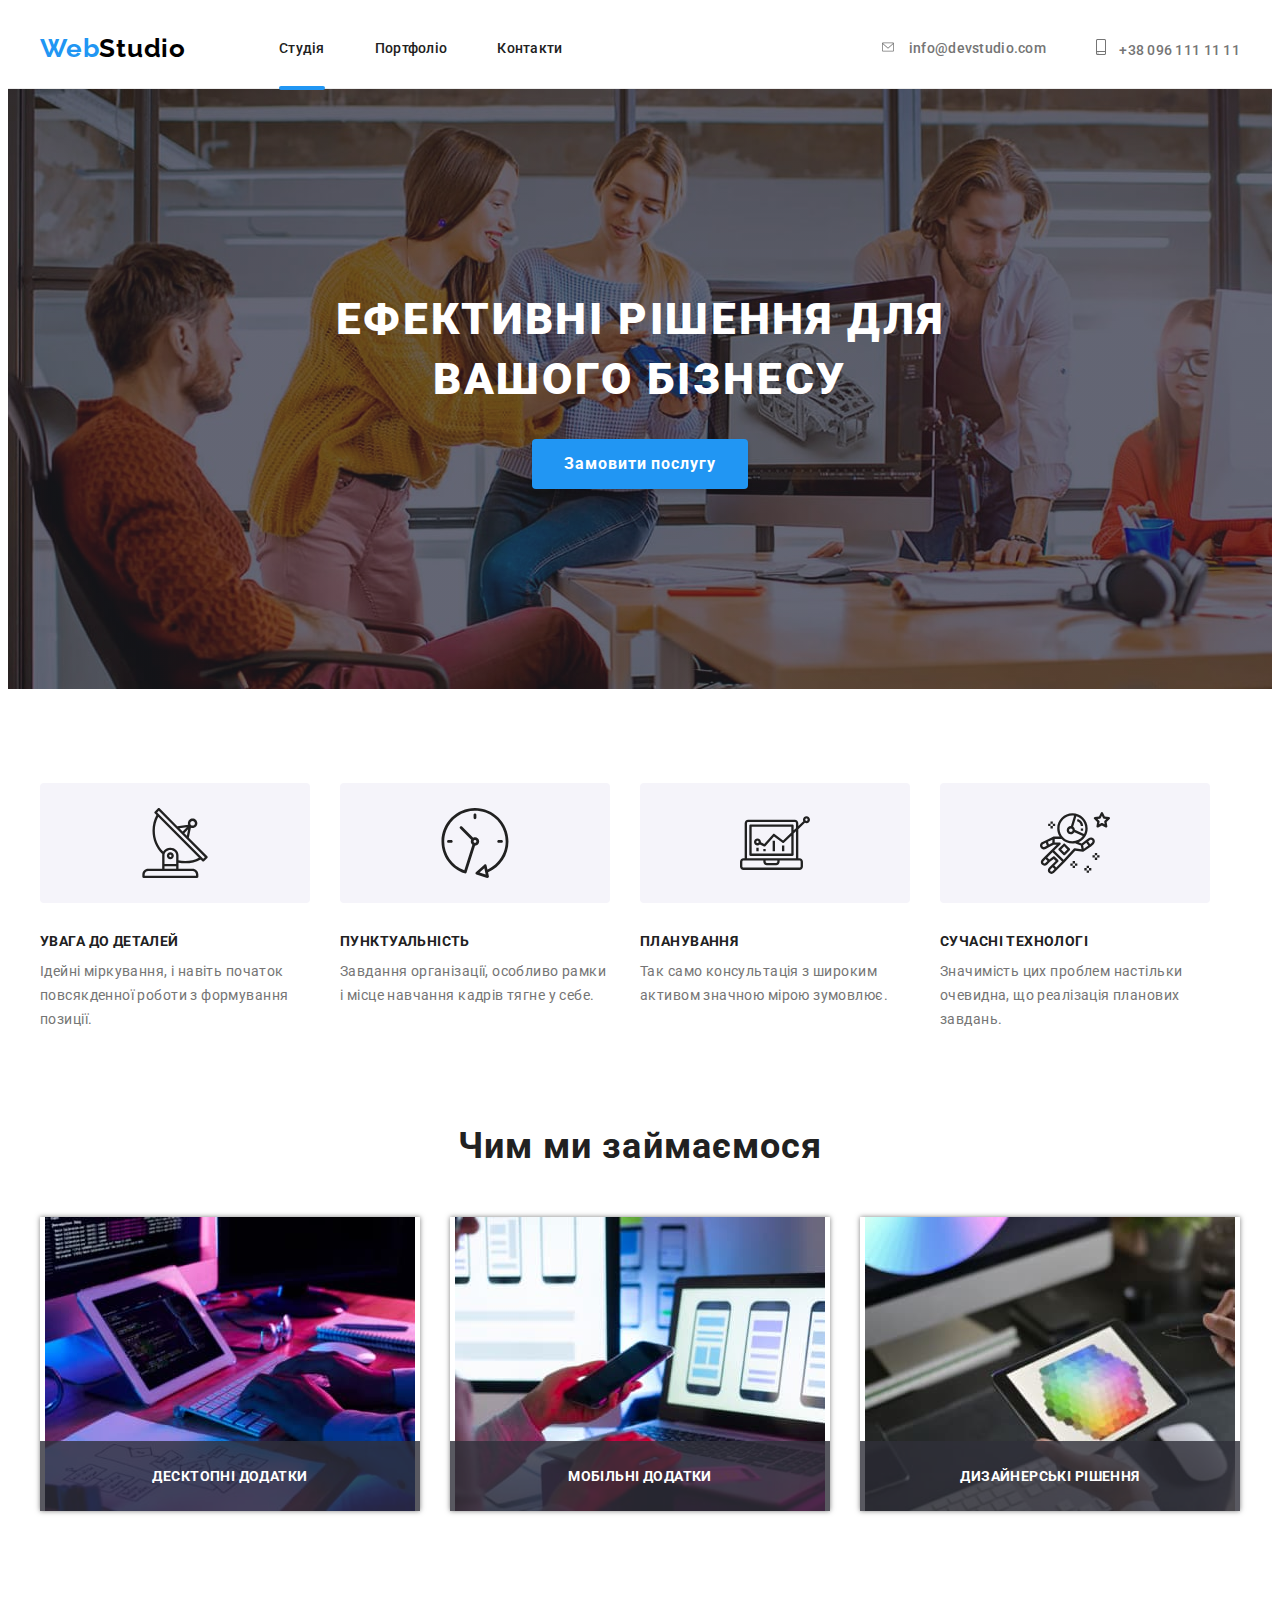
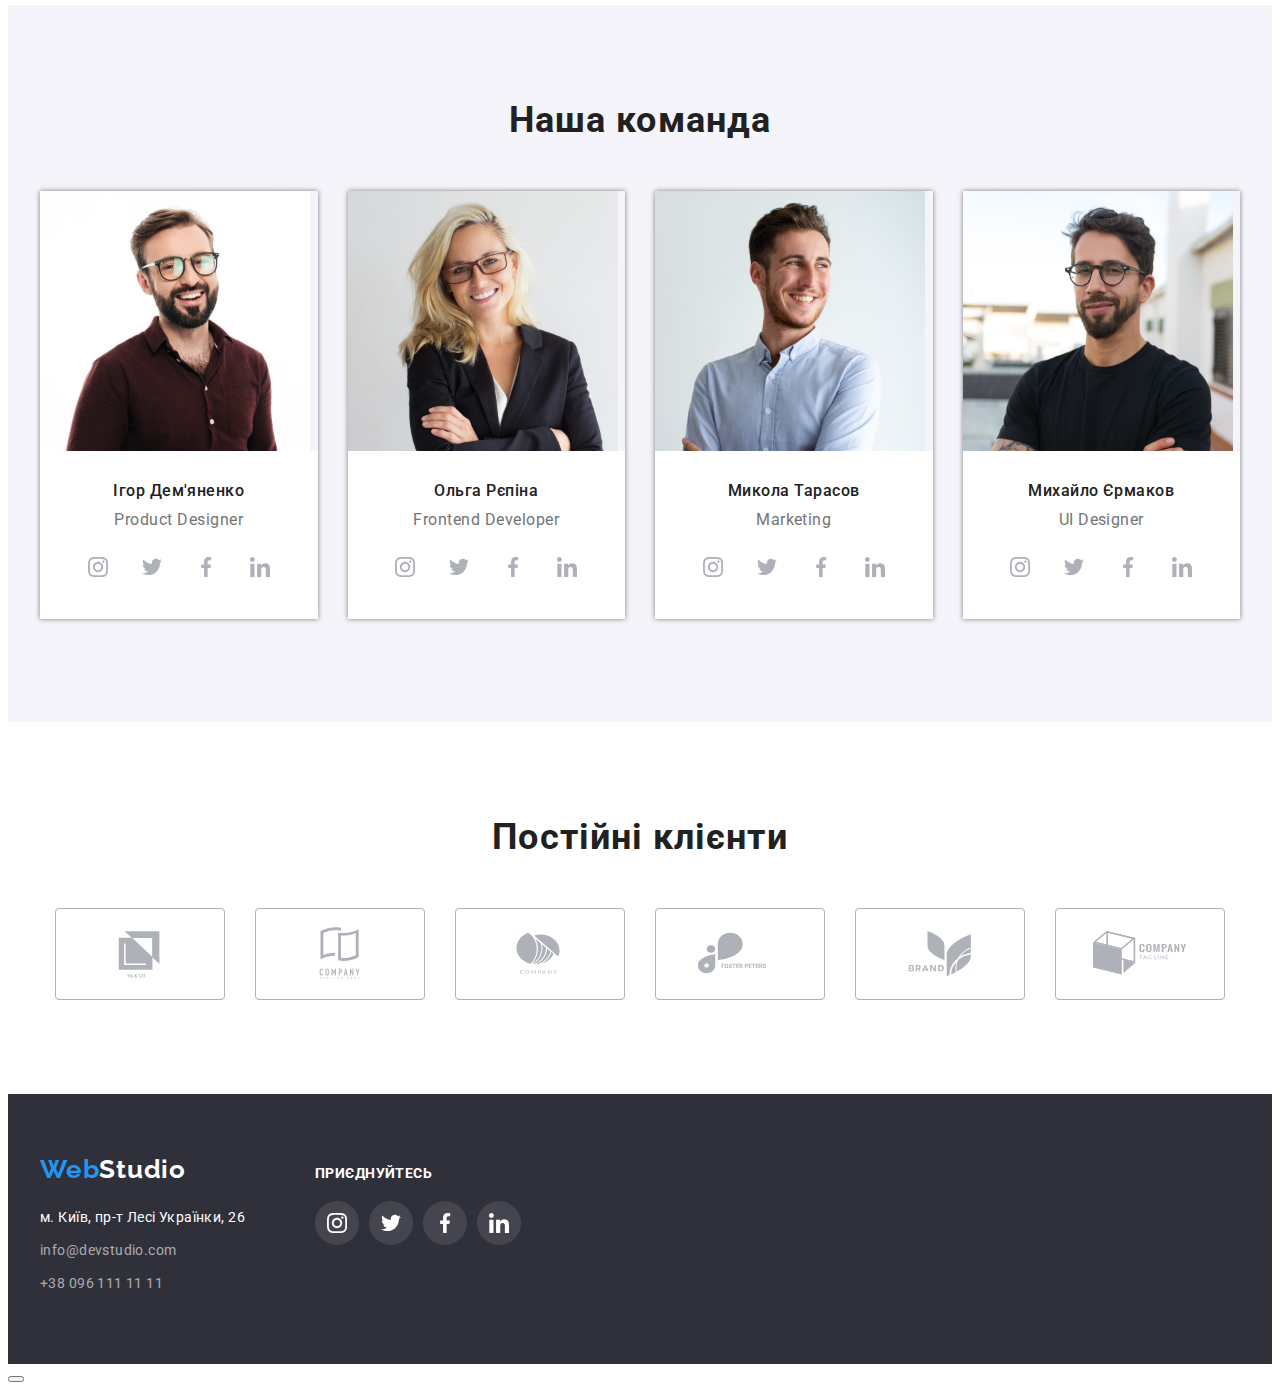
<file: index.html>
<!DOCTYPE html>
<html lang="en">
  <head>
    <meta charset="UTF-8" />
    <meta http-equiv="X-UA-Compatible" content="IE=edge" />
    <meta name="viewport" content="width=device-width, initial-scale=1.0" />
    <title>Webstudio</title>
    <link rel="preconnect" href="https://fonts.googleapis.com" />
    <link rel="preconnect" href="https://fonts.gstatic.com" crossorigin />
    <link
      href="https://fonts.googleapis.com/css2?family=Montserrat:wght@400;700&family=Raleway:wght@700&family=Roboto:wght@400;500;700;900&display=swap"
      rel="stylesheet"
    />
    <!--Modern Nozmalize -->
    <link
      rel="stylesheet"
      href="https://cdnjs.cloudflare.com/ajax/libs/modern-normalize/1.1.0/modern-normalize.min.css"
      integrity="sha512-wpPYUAdjBVSE4KJnH1VR1HeZfpl1ub8YT/NKx4PuQ5NmX2tKuGu6U/JRp5y+Y8XG2tV+wKQpNHVUX03MfMFn9Q=="
      crossorigin="anonymous"
      referrerpolicy="no-referrer"
    />
    <!-- Modern Normalize -->
    <link rel="stylesheet" href="./css/styles.css" />
  </head>
  <body>
    <!-- HEADER -->
    <header class="header">
      <div class="header-container container">
        <nav class="header-container">
          <a class="logo" href="WebStudio"
            >Web<span class="logo-header">Studio</span></a
          >
          <ul class="nav-list list">
            <li class="nav-item">
              <a href="./index.html" class="nav-link current link">Студія</a>
            </li>
            <li class="nav-item">
              <a href="./portfolio.html" class="nav-link link">Портфоліо</a>
            </li>
            <li class="nav-item">
              <a href="" class="nav-link link">Контакти</a>
            </li>
          </ul>
        </nav>
        <a href="mailto:" class="header-mail link">
          <svg class="header-icon-mail" width="16" height="12">
            <use href="./images/icons.svg#icon-envelope"></use>
          </svg>
          info@devstudio.com</a
        >
        <a href="tel:+38096 111 11 11" class="header-tel link">
          <svg class="header-icon-tel" width="10" height="16">
            <use href="./images/icons.svg#icon-smartphone"></use>
          </svg>
          +38 096 111 11 11</a
        >
      </div>
    </header>
    <!-- Hero -->
    <main>
      <section class="middle-section">
        <div class="container">
          <h1 class="middle-text">Ефективні рішення для вашого бізнесу</h1>
          <button class="order-btn" type="button" data-modal-open>
            Замовити послугу
          </button>
        </div>
      </section>

      <section class="hero">
        <div class="container-slogan container">
          <ul class="hero-list list">
            <li class="hero-list-item">
              <div class="hero-icon">
                <svg class="icon-set">
                  <use href="./images/icons.svg#icon-antenna"></use>
                </svg>
              </div>
              <h3 class="hero-title">УВАГА ДО ДЕТАЛЕЙ</h3>
              <p class="hero-text">
                Ідейні міркування, і навіть початок повсякденної роботи з
                формування позиції.
              </p>
            </li>
            <li class="hero-list-item">
              <div class="hero-icon">
                <svg class="icon-set">
                  <use href="./images/icons.svg#icon-clock"></use>
                </svg>
              </div>

              <h3 class="hero-title">ПУНКТУАЛЬНІСТЬ</h3>
              <p class="hero-text">
                Завдання організації, особливо рамки і місце навчання кадрів
                тягне у себе.
              </p>
            </li>
            <li class="hero-list-item">
              <div class="hero-icon">
                <svg class="icon-set">
                  <use href="./images/icons.svg#icon-diagram"></use>
                </svg>
              </div>
              <h3 class="hero-title">ПЛАНУВАННЯ</h3>
              <p class="hero-text">
                Так само консультація з широким активом значною мірою зумовлює.
              </p>
            </li>
            <li class="hero-list-item">
              <div class="hero-icon">
                <svg class="icon-set">
                  <use href="./images/icons.svg#icon-astronaut"></use>
                </svg>
              </div>
              <h3 class="hero-title">СУЧАСНІ ТЕХНОЛОГІ</h3>
              <p class="hero-text">
                Значимість цих проблем настільки очевидна, що реалізація
                планових завдань.
              </p>
            </li>
          </ul>
        </div>
      </section>

      <section class="work">
        <div class="container">
          <h2 class="work-title">Чим ми займаємося</h2>
          <ul class="work-list card-set list">
            <li class="card-set-item">
              <div class="img-box">
                <img
                  src="./images/box1.jpg"
                  alt="планшет"
                  width="370"
                  height="294"
                />
                <p class="img-text">ДЕСКТОПНI ДОДАТКИ</p>
              </div>
            </li>
            <li class="card-set-item">
              <div class="img-box">
                <img
                  src="./images/box2.jpg"
                  alt="телефон"
                  width="370"
                  height="294"
                />
                <p class="img-text">МОБIЛЬНI ДОДАТКИ</p>
              </div>
            </li>
            <li class="card-set-item">
              <div class="img-box">
                <img
                  src="./images/box3.jpg"
                  alt="клавiатура"
                  width="370"
                  height="294"
                />
                <p class="img-text">ДИЗАЙНЕРСЬКI РIШЕННЯ</p>
              </div>
            </li>
          </ul>
        </div>
      </section>

      <section class="team">
        <div class="team-blok container">
          <h3 class="team-title">Наша команда</h3>

          <ul class="team-list card-set list">
            <li class="card-set-item">
              <img
                src="./images/igor.jpg"
                class="workers-photo"
                alt="Ігор Дем'яненко"
                width="270"
                height="260"
              />
              <div class="team-wrapper">
                <h3 class="worker-name">Ігор Дем'яненко</h3>
                <p class="team-text">Product Designer</p>
                <ul class="socials-list list">
                  <li class="socials-item">
                    <a
                      class="socials-link"
                      href="https://instagram.com"
                      target="_blank"
                      rel="noopener noreferrer"
                      aria-label="instagram icon"
                    >
                      <svg class="socials-icon" width="20" height="20">
                        <use href="./images/icons.svg#icon-instagram"></use>
                      </svg>
                    </a>
                  </li>
                  <li class="socials-icon">
                    <a
                      class="socials-link"
                      href="https://twitter.com"
                      target="_blank"
                      rel="noopener noreferrer"
                      aria-label="twitter icon"
                    >
                      <svg class="socials-icon" width="20" height="20">
                        <use href="./images/icons.svg#icon-twitter"></use>
                      </svg>
                    </a>
                  </li>
                  <li class="socials-icon">
                    <a
                      class="socials-link"
                      href="https://www.facebook.com"
                      target="_blank"
                      rel="noopener noreferrer"
                      aria-label="facebook icon"
                    >
                      <svg class="socials-icon" width="20" height="20">
                        <use href="./images/icons.svg#icon-facebook"></use>
                      </svg>
                    </a>
                  </li>
                  <li class="socials-icon">
                    <a
                      class="socials-link"
                      href="https://www.linkedin.com"
                      target="_blank"
                      rel="noopener noreferrer"
                      aria-label="linkedin icon"
                    >
                      <svg class="socials-icon" width="20" height="20">
                        <use href="./images/icons.svg#icon-linkedin"></use>
                      </svg>
                    </a>
                  </li>
                </ul>
              </div>
            </li>
            <li class="card-set-item">
              <img
                src="./images/olga.jpg"
                class="workers-photo"
                alt="Ольга Рєпіна"
                width="270"
                height="260"
              />
              <div class="team-wrapper">
                <h3 class="worker-name">Ольга Рєпіна</h3>
                <p class="team-text">Frontend Developer</p>
                <ul class="socials-list list">
                  <li class="socials-item">
                    <a
                      class="socials-link"
                      href="https://instagram.com"
                      target="_blank"
                      rel="noopener noreferrer"
                      aria-label="instagram icon"
                    >
                      <svg class="socials-icon" width="20" height="20">
                        <use href="./images/icons.svg#icon-instagram"></use>
                      </svg>
                    </a>
                  </li>
                  <li class="socials-icon">
                    <a
                      class="socials-link"
                      href="https://twitter.com"
                      target="_blank"
                      rel="noopener noreferrer"
                      aria-label="twitter icon"
                    >
                      <svg class="socials-icon" width="20" height="20">
                        <use href="./images/icons.svg#icon-twitter"></use>
                      </svg>
                    </a>
                  </li>
                  <li class="socials-icon">
                    <a
                      class="socials-link"
                      href="https://www.facebook.com"
                      target="_blank"
                      rel="noopener noreferrer"
                      aria-label="facebook icon"
                    >
                      <svg class="socials-icon" width="20" height="20">
                        <use href="./images/icons.svg#icon-facebook"></use>
                      </svg>
                    </a>
                  </li>
                  <li class="socials-icon">
                    <a
                      class="socials-link"
                      href="https://www.linkedin.com"
                      target="_blank"
                      rel="noopener noreferrer"
                      aria-label="linkedin icon"
                    >
                      <svg class="socials-icon" width="20" height="20">
                        <use href="./images/icons.svg#icon-linkedin"></use>
                      </svg>
                    </a>
                  </li>
                </ul>
              </div>
            </li>
            <li class="card-set-item">
              <img
                src="./images/mykola.jpg"
                class="workers-photo"
                alt="Микола Тарасов"
                width="270"
                height="260"
              />
              <div class="team-wrapper">
                <h3 class="worker-name">Микола Тарасов</h3>
                <p class="team-text">Marketing</p>
                <ul class="socials-list list">
                  <li class="socials-item">
                    <a
                      class="socials-link"
                      href="https://instagram.com"
                      target="_blank"
                      rel="noopener noreferrer"
                      aria-label="instagram icon"
                    >
                      <svg class="socials-icon" width="20" height="20">
                        <use href="./images/icons.svg#icon-instagram"></use>
                      </svg>
                    </a>
                  </li>
                  <li class="socials-icon">
                    <a
                      class="socials-link"
                      href="https://twitter.com"
                      target="_blank"
                      rel="noopener noreferrer"
                      aria-label="twitter icon"
                    >
                      <svg class="socials-icon" width="20" height="20">
                        <use href="./images/icons.svg#icon-twitter"></use>
                      </svg>
                    </a>
                  </li>
                  <li class="socials-icon">
                    <a
                      class="socials-link"
                      href="https://www.facebook.com"
                      target="_blank"
                      rel="noopener noreferrer"
                      aria-label="facebook icon"
                    >
                      <svg class="socials-icon" width="20" height="20">
                        <use href="./images/icons.svg#icon-facebook"></use>
                      </svg>
                    </a>
                  </li>
                  <li class="socials-icon">
                    <a
                      class="socials-link"
                      href="https://www.linkedin.com"
                      target="_blank"
                      rel="noopener noreferrer"
                      aria-label="linkedin icon"
                    >
                      <svg class="socials-icon" width="20" height="20">
                        <use href="./images/icons.svg#icon-linkedin"></use>
                      </svg>
                    </a>
                  </li>
                </ul>
              </div>
            </li>
            <li class="card-set-item">
              <img
                src="./images/mykhailo.jpg"
                class="workers-photo"
                alt="Михайло Єрмаков"
                width="270"
                height="260"
              />
              <div class="team-wrapper">
                <h3 class="worker-name">Михайло Єрмаков</h3>
                <p class="team-text">UI Designer</p>
                <ul class="socials-list list">
                  <li class="socials-item">
                    <a
                      class="socials-link"
                      href="https://instagram.com"
                      target="_blank"
                      rel="noopener noreferrer"
                      aria-label="instagram icon"
                    >
                      <svg class="socials-icon" width="20" height="20">
                        <use href="./images/icons.svg#icon-instagram"></use>
                      </svg>
                    </a>
                  </li>
                  <li class="socials-icon">
                    <a
                      class="socials-link"
                      href="https://twitter.com"
                      target="_blank"
                      rel="noopener noreferrer"
                      aria-label="twitter icon"
                    >
                      <svg class="socials-icon" width="20" height="20">
                        <use href="./images/icons.svg#icon-twitter"></use>
                      </svg>
                    </a>
                  </li>
                  <li class="socials-icon">
                    <a
                      class="socials-link"
                      href="https://www.facebook.com"
                      target="_blank"
                      rel="noopener noreferrer"
                      aria-label="facebook icon"
                    >
                      <svg class="socials-icon" width="20" height="20">
                        <use href="./images/icons.svg#icon-facebook"></use>
                      </svg>
                    </a>
                  </li>
                  <li class="socials-icon">
                    <a
                      class="socials-link"
                      href="https://www.linkedin.com"
                      target="_blank"
                      rel="noopener noreferrer"
                      aria-label="linkedin icon"
                    >
                      <svg class="socials-icon" width="20" height="20">
                        <use href="./images/icons.svg#icon-linkedin"></use>
                      </svg>
                    </a>
                  </li>
                </ul>
              </div>
            </li>
          </ul>
        </div>
      </section>
      <section class="clients-blok">
        <div class="container">
          <h3 class="clients-title">Постійні клієнти</h3>
          <ul class="clients-set list">
            <li class="">
              <a
                class="clients-link"
                href=""
                target="_blank"
                rel="noopener noreferrer"
                aria-label="Logo icon"
              >
                <svg class="clients-icon">
                  <use href="./images/icons.svg#icon-Logo"></use>
                </svg>
              </a>
            </li>
            <li class="">
              <a
                class="clients-link"
                href=""
                target="_blank"
                rel="noopener noreferrer"
                aria-label="Logo icon"
              >
                <svg class="clients-icon">
                  <use href="./images/icons.svg#icon-Logo-1"></use>
                </svg>
              </a>
            </li>
            <li class="">
              <a
                class="clients-link"
                href=""
                target="_blank"
                rel="noopener noreferrer"
                aria-label="Logo icon"
              >
                <svg class="clients-icon">
                  <use href="./images/icons.svg#icon-Logo-2"></use>
                </svg>
              </a>
            </li>
            <li class="">
              <a
                class="clients-link"
                href=""
                target="_blank"
                rel="noopener noreferrer"
                aria-label="Logo icon"
              >
                <svg class="clients-icon">
                  <use href="./images/icons.svg#icon-Logo-3"></use>
                </svg>
              </a>
            </li>
            <li class="">
              <a
                class="clients-link"
                href=""
                target="_blank"
                rel="noopener noreferrer"
                aria-label="Logo icon"
              >
                <svg class="clients-icon">
                  <use href="./images/icons.svg#icon-Logo-4"></use>
                </svg>
              </a>
            </li>
            <li class="">
              <a
                class="clients-link"
                href=""
                target="_blank"
                rel="noopener noreferrer"
                aria-label="Logo icon"
              >
                <svg class="clients-icon">
                  <use href="./images/icons.svg#icon-Logo-5"></use>
                </svg>
              </a>
            </li>
          </ul>
        </div>
      </section>
    </main>
    <!-- Footer -->
    <footer class="footer">
      <div class="footer-container container">
        <div class="">
          <a class="gen-logo" href="WebStudio"
            >Web<span class="logo-bottom">Studio</span></a
          >
          <address class="adress-name">м. Київ, пр-т Лесі Українки, 26</address>
          <ul class="list">
            <li class="footer-contact">
              <a href="mailto:" class="bottom-mail">info@devstudio.com</a>
            </li>
            <li class="footer-contact">
              <a href="tel:+380961111111" class="bottom-tel"
                >+38 096 111 11 11</a
              >
            </li>
          </ul>
        </div>
        <div class="offer">
          <h4 class="footer-invitation">приєднуйтесь</h4>
          <ul class="footer-icon list">
            <li class="socials-logo">
              <a
                class="footer-icon-set"
                href="https://instagram.com"
                target="_blank"
                rel="noopener noreferrer"
                aria-label="instagram icon"
              >
                <svg class="socials-logo" width="20" height="20">
                  <use href="./images/icons.svg#icon-instagram"></use>
                </svg>
              </a>
            </li>
            <li class="socials-logo">
              <a
                class="footer-icon-set"
                href="https://twitter.com"
                target="_blank"
                rel="noopener noreferrer"
                aria-label="twitter icon"
              >
                <svg class="socials-logo" width="20" height="20">
                  <use href="./images/icons.svg#icon-twitter"></use>
                </svg>
              </a>
            </li>
            <li class="socials-logo">
              <a
                class="footer-icon-set"
                href="https://www.facebook.com"
                target="_blank"
                rel="noopener noreferrer"
                aria-label="facebook icon"
              >
                <svg class="socials-logo" width="20" height="20">
                  <use href="./images/icons.svg#icon-facebook"></use>
                </svg>
              </a>
            </li>
            <li class="socials-logo">
              <a
                class="footer-icon-set"
                href="https://www.linkedin.com"
                target="_blank"
                rel="noopener noreferrer"
                aria-label="linkedin icon"
              >
                <svg class="socials-logo" width="20" height="20">
                  <use href="./images/icons.svg#icon-linkedin"></use>
                </svg>
              </a>
            </li>
          </ul>
        </div>
      </div>
    </footer>
    <!-- Modal window -->
    <button></button>
    <div class="backdrop is-hidden" data-modal>
      <div class="modal" data-modal-window>
        <button class="close-button" data-modal-close>
          <svg class="close-logo" width="18" height="18">
            <use href="./images/icons.svg#icon-closeX"></use>
          </svg>
        </button>
      </div>
    </div>
    <script src="./js/modal.js"></script>
  </body>
</html>
</file>
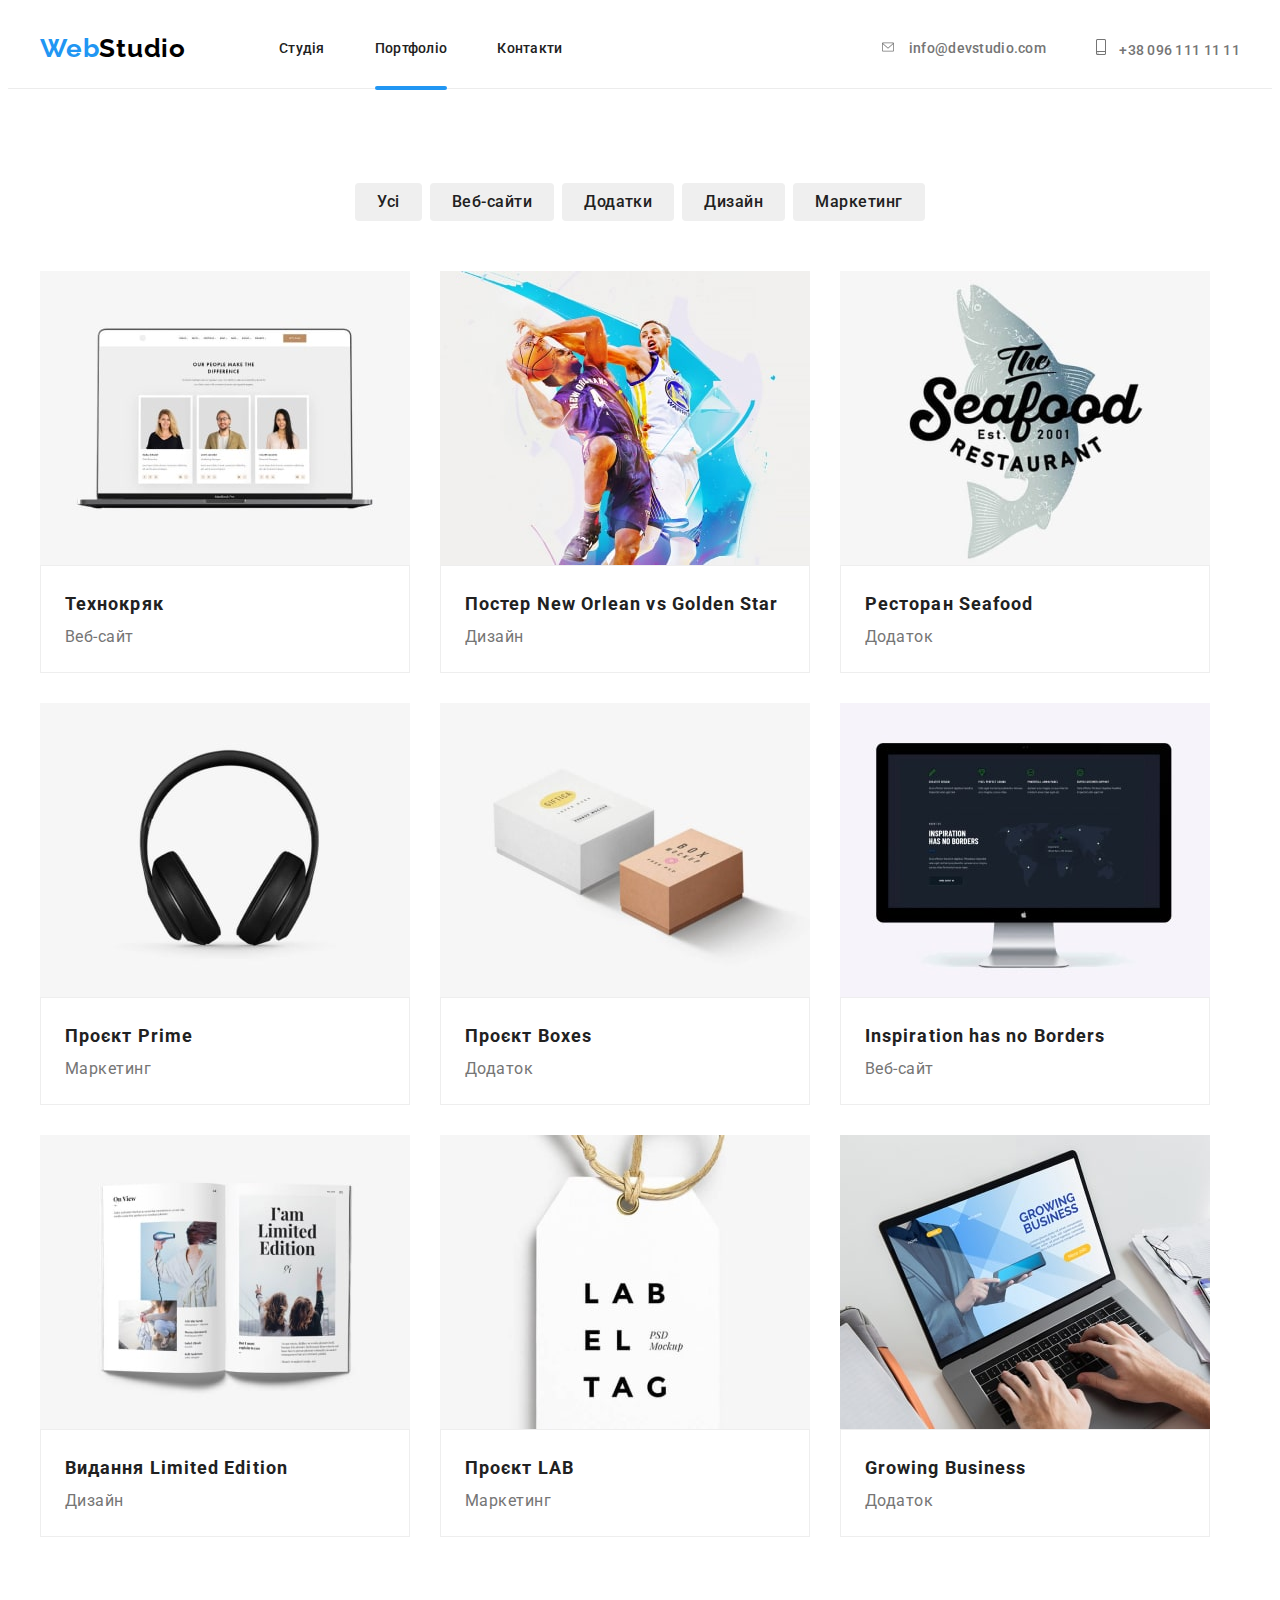
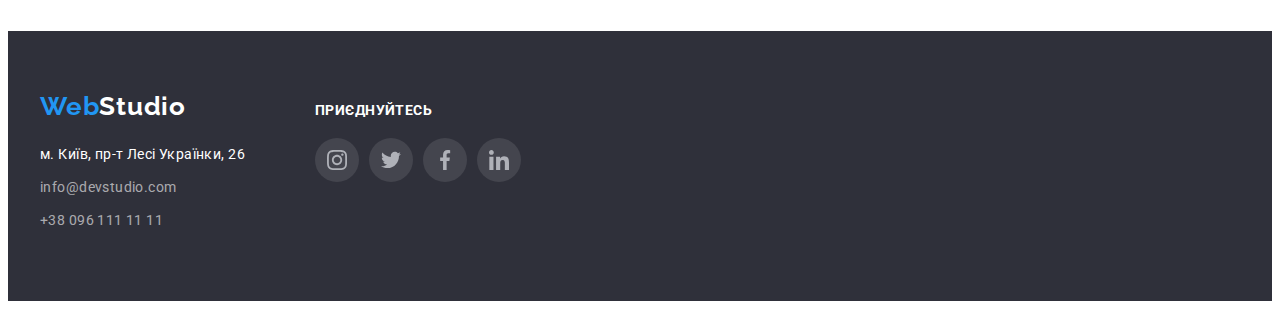
<file: portfolio.html>
<!DOCTYPE html>
<html lang="en">
  <head>
    <meta charset="UTF-8" />
    <meta http-equiv="X-UA-Compatible" content="IE=edge" />
    <meta name="viewport" content="width=device-width, initial-scale=1.0" />
    <title>Webstudio</title>
    <link rel="preconnect" href="https://fonts.googleapis.com" />
    <link rel="preconnect" href="https://fonts.gstatic.com" crossorigin />
    <link
      href="https://fonts.googleapis.com/css2?family=Montserrat:wght@400;700&family=Raleway:wght@700&family=Roboto:wght@400;500;700;900&display=swap"
      rel="stylesheet"
    />
    <!--Modern Nozmalize -->
    <link
      rel="stylesheet"
      href="https://cdnjs.cloudflare.com/ajax/libs/modern-normalize/1.1.0/modern-normalize.min.css"
      integrity="sha512-wpPYUAdjBVSE4KJnH1VR1HeZfpl1ub8YT/NKx4PuQ5NmX2tKuGu6U/JRp5y+Y8XG2tV+wKQpNHVUX03MfMFn9Q=="
      crossorigin="anonymous"
      referrerpolicy="no-referrer"
    />
    <!-- Modern Normalize -->
    <link rel="stylesheet" href="./css/styles.css" />
  </head>
  <body>
    <!-- HEADER -->
    <header class="header">
      <div class="header-container container">
        <nav class="header-container">
          <a class="logo" href="WebStudio"
            >Web<span class="logo-header">Studio</span></a
          >
          <ul class="nav-list list">
            <li class="nav-item">
              <a href="./index.html" class="nav-link link">Студія</a>
            </li>
            <li class="nav-item">
              <a href="./portfolio.html" class="nav-link current link"
                >Портфоліо</a
              >
            </li>
            <li class="nav-item">
              <a href="" class="nav-link link">Контакти</a>
            </li>
          </ul>
        </nav>
        <a href="mailto:" class="header-mail link">
          <svg class="header-icon-mail" width="16" height="12">
            <use href="./images/icons.svg#icon-envelope"></use>
          </svg>
          info@devstudio.com</a
        >
        <a href="tel:+38096 111 11 11" class="header-tel link">
          <svg class="header-icon-tel" width="10" height="16">
            <use href="./images/icons.svg#icon-smartphone"></use>
          </svg>
          +38 096 111 11 11</a
        >
      </div>
    </header>
    <!-- Hero -->
    <!--Middle-->
    <main>
      <section class="main-product list">
        <div class="container">
          <ul class="nav-btn list">
            <li><button class="btn" type="button">Усі</button></li>
            <li><button class="btn" type="button">Веб-сайти</button></li>
            <li><button class="btn" type="button">Додатки</button></li>
            <li><button class="btn" type="button">Дизайн</button></li>
            <li><button class="btn" type="button">Маркетинг</button></li>
          </ul>
          <ul class="card-set product-list list">
            <li class="cards">
              <a>
                <div class="card-thumb">
                  <img
                    src="./images/notebook-min.jpg"
                    alt="ноутбук три обличчя"
                    width="370"
                  />
                  <div class="overlay">
                    <p class="overlay-text">
                      Ресурс пропонує комплексні пропозиції з різним рівнем
                      функціоналу та сервісів. Все це дозволить відвідувачу
                      отримати вичерпні відомості про компанію чи приватну
                      особу.
                    </p>
                  </div>
                </div>
                <div class="product-wrapper">
                  <h2 class="product-title">Технокряк</h2>
                  <p class="product-categories">Веб-сайт</p>
                </div>
              </a>
            </li>
            <li class="cards">
              <a>
                <div class="card-thumb">
                  <img
                    src="./images/poster2-min.jpg"
                    alt="постер баскетбол"
                    width="370"
                  />
                  <div class="overlay">
                    <p class="overlay-text">
                      Ресурс пропонує комплексні пропозиції з різним рівнем
                      функціоналу та сервісів. Все це дозволить відвідувачу
                      отримати вичерпні відомості про компанію чи приватну
                      особу.
                    </p>
                  </div>
                </div>
                <div class="product-wrapper">
                  <h2 class="product-title">
                    Постер New Orlean vs Golden Star
                  </h2>
                  <p class="product-categories">Дизайн</p>
                </div>
              </a>
            </li>
            <li class="cards">
              <a>
                <div class="card-thumb">
                  <img
                    src="./images/restoran3-min.jpg"
                    alt="лого ресторану"
                    width="370"
                  />
                  <div class="overlay">
                    <p class="overlay-text">
                      Ресурс пропонує комплексні пропозиції з різним рівнем
                      функціоналу та сервісів. Все це дозволить відвідувачу
                      отримати вичерпні відомості про компанію чи приватну
                      особу.
                    </p>
                  </div>
                </div>
                <div class="product-wrapper">
                  <h2 class="product-title">Ресторан Seafood</h2>
                  <p class="product-categories">Додаток</p>
                </div>
              </a>
            </li>
            <li class="cards">
              <a>
                <div class="card-thumb">
                  <img
                    src="./images/headphones4-min.jpg"
                    alt="навушники"
                    width="370"
                  />
                  <div class="overlay">
                    <p class="overlay-text">
                      Ресурс пропонує комплексні пропозиції з різним рівнем
                      функціоналу та сервісів. Все це дозволить відвідувачу
                      отримати вичерпні відомості про компанію чи приватну
                      особу.
                    </p>
                  </div>
                </div>
                <div class="product-wrapper">
                  <h2 class="product-title">Проєкт Prime</h2>
                  <p class="product-categories">Маркетинг</p>
                </div>
              </a>
            </li>
            <li class="cards">
              <a>
                <div class="card-thumb">
                  <img
                    src="./images/project5-min.jpg"
                    alt="двi коробки"
                    width="370"
                  />
                  <div class="overlay">
                    <p class="overlay-text">
                      Ресурс пропонує комплексні пропозиції з різним рівнем
                      функціоналу та сервісів. Все це дозволить відвідувачу
                      отримати вичерпні відомості про компанію чи приватну
                      особу.
                    </p>
                  </div>
                </div>
                <div class="product-wrapper">
                  <h2 class="product-title">Проєкт Boxes</h2>
                  <p class="product-categories">Додаток</p>
                </div>
              </a>
            </li>
            <li class="cards">
              <a>
                <div class="card-thumb">
                  <img
                    src="./images/monitor6-min.jpg"
                    alt="монiтор пк"
                    width="370"
                  />
                  <div class="overlay">
                    <p class="overlay-text">
                      Ресурс пропонує комплексні пропозиції з різним рівнем
                      функціоналу та сервісів. Все це дозволить відвідувачу
                      отримати вичерпні відомості про компанію чи приватну
                      особу.
                    </p>
                  </div>
                </div>
                <div class="product-wrapper">
                  <h2 class="product-title">Inspiration has no Borders</h2>
                  <p class="product-categories">Веб-сайт</p>
                </div>
              </a>
            </li>
            <li class="cards">
              <a>
                <div class="card-thumb">
                  <img
                    src="./images/journal7-min.jpg"
                    alt="журнал"
                    width="370"
                  />
                  <div class="overlay">
                    <p class="overlay-text">
                      Ресурс пропонує комплексні пропозиції з різним рівнем
                      функціоналу та сервісів. Все це дозволить відвідувачу
                      отримати вичерпні відомості про компанію чи приватну
                      особу.
                    </p>
                  </div>
                </div>
                <div class="product-wrapper">
                  <h2 class="product-title">Видання Limited Edition</h2>
                  <p class="product-categories">Дизайн</p>
                </div>
              </a>
            </li>
            <li class="cards">
              <a>
                <div class="card-thumb">
                  <img
                    src="./images/label8-min.jpg"
                    alt="етикетка"
                    width="370"
                  />
                  <div class="overlay">
                    <p class="overlay-text">
                      Ресурс пропонує комплексні пропозиції з різним рівнем
                      функціоналу та сервісів. Все це дозволить відвідувачу
                      отримати вичерпні відомості про компанію чи приватну
                      особу.
                    </p>
                  </div>
                </div>
                <div class="product-wrapper">
                  <h2 class="product-title">Проєкт LAB</h2>
                  <p class="product-categories">Маркетинг</p>
                </div>
              </a>
            </li>
            <li class="cards">
              <a>
                <div class="card-thumb">
                  <img
                    src="./images/business9-min.jpg"
                    alt="ноутбук бiзнес"
                    width="370"
                  />
                  <div class="overlay">
                    <p class="overlay-text">
                      Ресурс пропонує комплексні пропозиції з різним рівнем
                      функціоналу та сервісів. Все це дозволить відвідувачу
                      отримати вичерпні відомості про компанію чи приватну
                      особу.
                    </p>
                  </div>
                </div>
                <div class="product-wrapper">
                  <h2 class="product-title">Growing Business</h2>
                  <p class="product-categories">Додаток</p>
                </div>
              </a>
            </li>
          </ul>
        </div>
      </section>
    </main>
    <!-- Footer -->
    <footer class="footer">
      <div class="footer-container container">
        <div class="">
          <a class="gen-logo" href="WebStudio"
            >Web<span class="logo-bottom">Studio</span></a
          >
          <address class="adress-name">м. Київ, пр-т Лесі Українки, 26</address>
          <ul class="list">
            <li class="footer-contact">
              <a href="mailto:" class="bottom-mail">info@devstudio.com</a>
            </li>
            <li class="footer-contact">
              <a href="tel:+380961111111" class="bottom-tel"
                >+38 096 111 11 11</a
              >
            </li>
          </ul>
        </div>
        <div class="offer">
          <h4 class="footer-invitation">приєднуйтесь</h4>
          <ul class="footer-icon list">
            <li class="socials-icon">
              <a
                class="footer-icon-set"
                href="https://instagram.com"
                target="_blank"
                rel="noopener noreferrer"
                aria-label="instagram icon"
              >
                <svg class="socials-icon" width="20" height="20">
                  <use href="./images/icons.svg#icon-instagram"></use>
                </svg>
              </a>
            </li>
            <li class="socials-icon">
              <a
                class="footer-icon-set"
                href="https://twitter.com"
                target="_blank"
                rel="noopener noreferrer"
                aria-label="twitter icon"
              >
                <svg class="socials-icon" width="20" height="20">
                  <use href="./images/icons.svg#icon-twitter"></use>
                </svg>
              </a>
            </li>
            <li class="socials-icon">
              <a
                class="footer-icon-set"
                href="https://www.facebook.com"
                target="_blank"
                rel="noopener noreferrer"
                aria-label="facebook icon"
              >
                <svg class="socials-icon" width="20" height="20">
                  <use href="./images/icons.svg#icon-facebook"></use>
                </svg>
              </a>
            </li>
            <li class="socials-icon">
              <a
                class="footer-icon-set"
                href="https://www.linkedin.com"
                target="_blank"
                rel="noopener noreferrer"
                aria-label="linkedin icon"
              >
                <svg class="socials-icon" width="20" height="20">
                  <use href="./images/icons.svg#icon-linkedin"></use>
                </svg>
              </a>
            </li>
          </ul>
        </div>
      </div>
    </footer>
    <script src="./js/modal.js"></script>
  </body>
</html>
</file>
<file: css/styles.css>
/*--цвет основного текста #212121 --*/
/*--вторичный цвет текста #757575 --*/
/*--акцент #2196F3 --*/
/* цвет фона #F5F5F5 */
/* цвет вторичного фона #F5F4FA */
/* белый #FFFFFF */

:root {
  /* TEXT COLORS */
  --primary-text-color: #212121;
  --title-text-color: #757575;
  --accent-color: #2196f3;
  --white-color: #ffffff;

  /* OTHERS */
  --indent: 30px;
  --items: 3;
  --header-idx: 10;
  --modal-idx: 100;
  --menu-idx: 100;

  --anim-fast: 250ms cubic-bezier(0.4, 0, 0.2, 1);
}

body {
  color: var(--title-text-color);
  font-family: "Roboto", sans-serif;
}

.container {
  width: 1200px;
  margin-left: auto;
  margin-right: auto;
  padding-left: 15px;
  padding-right: 15px;

  /* outline: 2px solid red;
outline-offset: -2px; */
}

/* reset start */

h1,
h2,
h3,
h4,
h5,
h6,
p {
  margin: 0;
}

.list {
  list-style: none;
  margin: 0;
  padding: 0;
}

img {
  display: block;
}

.link {
  text-decoration: none;
}

a {
  text-decoration: none;
}
/* reset end */

/* CARD SET */
.card-set {
  height: calc(368 / 1170);
  display: flex;
  flex-wrap: wrap;
  gap: var(--indent);
}
.card-set-item {
  flex-basis: calc(
    (100% - var(--indent) * (var(--items) - 1)) / (var(--items))
  );
  box-shadow: 0 0 5px rgb(0 0 0 / 50%);
}
/* CARD SET */

/*---------HEADER----------*/

.header-container {
  height: 80px;
  display: flex;
  margin-right: auto;
  align-items: center;
}

.header {
  border-bottom: 1px solid #ececec;
}

.logo {
  margin-left: 0;
  margin-right: 93px;
  font-weight: 700;
  font-size: 26px;
  line-height: calc(31 / 26);
  letter-spacing: 0.03em;
  font-family: Raleway;

  color: var(--accent-color);
}

.logo-header {
  color: #000000;
}
.nav-list {
  display: flex;
  align-items: center;
  gap: 50px;
  font-weight: 500;
  font-size: 14px;
  line-height: calc(16 / 14);
  letter-spacing: 0.02em;

  color: var(--primary-text-color);
}

.nav-item {
  font-weight: 500;
  font-size: 14px;
  line-height: calc(16 / 14);
  letter-spacing: 0.02em;

  color: var(--primary-text-color);
}

.nav-link {
  position: relative;
  font-weight: 500;
  font-size: 14px;
  line-height: calc(16 / 14);
  letter-spacing: 0.02em;

  padding-top: 32px;
  padding-bottom: 32px;

  color: var(--primary-text-color);

  transition-property: color;
  transition-duration: 250ms;
  transition-timing-function: cubic-bezier(0.4, 0, 0.2, 1);
}

.nav-link:hover,
.nav-link:focus {
  color: var(--accent-color);
}

.current::after {
  content: "";
  position: absolute;
  display: block;
  left: 0;
  bottom: -2%;
  width: 100%;
  height: 4px;
  border-radius: 2px;
  background-color: var(--accent-color);
}

.header-mail {
  margin-right: 50px;
  font-weight: 500;
  font-size: 14px;
  line-height: calc(16 / 14);
  letter-spacing: 0.02em;
  color: var(--title-text-color);
  transition-property: fill color;
  transition-duration: 250ms;
  transition-timing-function: cubic-bezier(0.4, 0, 0.2, 1);
}

.header-icon-mail {
  fill: currentColor;
  margin-right: 10px;
}

.header-mail:hover,
.header-mail:focus {
  color: var(--accent-color);
}

.header-tel {
  font-weight: 500;
  font-size: 14px;
  line-height: calc(16 / 14);
  letter-spacing: 0.02em;
  color: var(--title-text-color);

  transition-property: fill color;
  transition-duration: 250ms;
  transition-timing-function: cubic-bezier(0.4, 0, 0.2, 1);
}

.header-icon-tel {
  fill: currentColor;
  margin-right: 10px;
}

.header-tel:hover,
.header-tel:focus {
  color: var(--accent-color);
}

/* header end */

/*---------HERO--------*/

.middle-section {
  background-image: linear-gradient(
      rgba(47, 48, 58, 0.4),
      rgba(47, 48, 58, 0.4)
    ),
    url(../images/team-bg.jpg);
  background-repeat: no-repeat;
  text-align: center;
  background-position: left;
  background-size: cover;
  background-color: #2f303a;
  padding: 200px 0;
}

.hero-icon {
  display: flex;
  justify-content: center;
  align-items: center;
  width: 270px;
  height: 120px;

  background: #f5f4fa;
  border-radius: 4px;
}

.icon-set {
  width: 70px;
  height: 70px;
  fill: var(--primary-text-color);
}

.hero-list {
  display: flex;
}

.hero-list-item {
  width: 270px;
  margin-right: 30px;
}

.container-slogan {
  display: flex;
}

.middle-text {
  margin: auto;
  margin-bottom: 30px;
  width: 696px;

  font-style: normal;
  font-weight: 900;
  font-size: 44px;
  line-height: calc(60 / 44);
  text-align: center;
  letter-spacing: 0.06em;
  text-transform: uppercase;

  color: #ffffff;
}

.order-btn {
  padding: 10px 32px;
  font-family: "Roboto";
  font-style: normal;
  font-weight: 700;
  font-size: 16px;
  line-height: calc(30 / 16);
  letter-spacing: 0.06em;
  border: 0;
  border-radius: 4px;
  box-shadow: 0px 4px 4px rgba(0, 0, 0, 0.15);

  color: #ffffff;
  border-color: var(--accent-color);
  background-color: var(--accent-color);
  cursor: pointer;
}

.order-btn:hover,
.order-btn:focus {
  background-color: var(--accent-color);
}

.hero {
  padding-top: 94px;
  padding-bottom: 94px;
}

.hero-title {
  padding-top: 30px;
  align-items: center;
  margin-bottom: 10px;
  font-size: 14px;
  line-height: calc(16 / 14);
  letter-spacing: 0.03em;
  text-transform: uppercase;
  color: var(--primary-text-color);
}
.hero-text {
  font-size: 14px;
  line-height: calc(24 / 14);
  letter-spacing: 0.03em;
}

/*---------WORK--------*/
.work {
  font-weight: 700;
  font-size: 36px;
  line-height: calc(42 / 36);
  text-align: center;
  letter-spacing: 0.03em;

  color: var(--primary-text-color);
  padding-bottom: 94px;
}

.work-title {
  margin-bottom: 50px;
  font-size: 36px;
  line-height: calc(42 / 36);
  text-align: center;
  letter-spacing: 0.03em;

  color: var(--primary-text-color);
}
.worker-name {
  margin-bottom: 10px;
  font-style: normal;
  font-weight: 500;
  font-size: 16px;
  line-height: calc(19 / 16);

  text-align: center;
  letter-spacing: 0.03em;

  color: var(--primary-text-color);
}

.team-list {
  --items: 4;
}

.team-wrapper {
  background-color: var(--white-color);
  padding-top: 30px;
  padding-bottom: 30px;
}

.card-set-item:hover {
  box-shadow: 0 0 5px rgba(0, 0, 0, 0.5);
}

.img-box {
  position: relative;
  display: flex;
  justify-content: center;
  align-items: center;
}

.img-text {
  position: absolute;
  display: flex;
  justify-content: center;
  align-items: center;
  bottom: 0;
  width: 100%;
  font-size: 14px;
  font-style: normal;
  line-height: calc(16 / 14);
  letter-spacing: 0.03em;
  text-align: center;

  font-weight: 700;
  height: 70px;
  color: var(--white-color);
  background-color: rgba(47, 48, 58, 0.8);
}

.team {
  background: #f5f4fa;
  padding-top: 94px;
  padding-bottom: 9px;
}

.team-blok {
  padding-bottom: 94px;
}

.team-title {
  margin-bottom: 50px;
  font-size: 36px;
  line-height: calc(42 / 36);
  text-align: center;
  letter-spacing: 0.03em;

  background-color: #f5f4fa;
  color: var(--primary-text-color);
}

.team-workers {
  height: calc(368 / 1170);
}

.team-text {
  margin-bottom: 16px;
  font-size: 16px;
  line-height: calc(19 / 16);
  text-align: center;
  letter-spacing: 0.03em;

  color: var(--title-text-color);
}

.socials-list {
  display: flex;
  justify-content: center;
  align-items: center;
  gap: 10px;
}

.socials-link {
  display: flex;
  justify-content: center;
  align-items: center;
  width: 44px;
  height: 44px;
  border-radius: 50%;
  background-color: #fff;
  color: #afb1b8;
  transition-property: background-color color fill;
  transition-duration: 250ms;
  transition-timing-function: cubic-bezier(0.4, 0, 0.2, 1);
}

.socials-link:hover,
.socials-link:focus {
  background-color: #2196f3;
  color: #fff;
}

.socials-icon {
  fill: currentColor;
}
/* --- Clients --- */
.clients-blok {
  padding-top: 94px;
  padding-bottom: 94px;
}

.clients-title {
  margin-bottom: 50px;
  font-size: 36px;
  line-height: calc(42 / 36);
  text-align: center;
  letter-spacing: 0.03em;

  color: #212121;
}
.clients-set {
  display: flex;
  justify-content: center;
  align-items: center;
  gap: 30px;
}

.clients-link {
  width: 170px;
  height: 92px;
  display: flex;
  justify-content: center;
  align-items: center;
  box-sizing: border-box;
  border-radius: 4px;
  border: 1px solid #afb1b8;
  transition-property: border-color;
  transition-duration: 250ms;
  transition-timing-function: cubic-bezier(0.4, 0, 0.2, 1);
}

.clients-icon {
  width: 106px;
  height: 60px;
  fill: #afb1b8;
  transition-property: fill;
  transition-duration: 250ms;
  transition-timing-function: cubic-bezier(0.4, 0, 0.2, 1);
}

.clients-link:hover,
.clients-link:focus {
  border-color: #2196f3;
}

.clients-link:hover .clients-icon,
.clients-link:focus .clients-icon {
  border-color: #2196f3;
  fill: #2196f3;
}

/*-------------------PAGE2-----------*/

.main-product {
  padding-top: 94px;
  padding-bottom: 94px;
}

.nav-btn {
  display: flex;
  justify-content: center;
  gap: 8px;
  margin-bottom: 50px;
}
.btn {
  padding: 6px 22px;
  font-family: "Roboto";
  cursor: pointer;
  font-style: normal;
  font-weight: 500;
  font-size: 16px;
  line-height: calc(26 / 16);
  text-align: center;
  letter-spacing: 0.03em;
  color: var(--primary-text-color);
  border: none;
  border-radius: 4px;

  transition-property: color, background-color, box-shadow;
  transition-duration: 250ms;
  transition-timing-function: cubic-bezier(0.4, 0, 0.2, 1);
}

.btn:hover,
.btn:focus {
  background: #2196f3;
  color: var(--white-color);
  border-color: #2196f3;
  box-shadow: 0px 3px 1px rgba(0, 0, 0, 0.1), 0px 1px 2px rgba(0, 0, 0, 0.08),
    0px 2px 2px rgba(0, 0, 0, 0.12);
}

.product-wrapper {
  padding-top: 20px;
  padding-bottom: 20px;
  padding-left: 24px;
  padding-right: 24px;
  box-sizing: border-box;
  background: var(--white-color);
  border: 1px solid #eeeeee;
}
.product-title {
  font-style: normal;
  font-size: 18px;
  line-height: calc(36 / 18);

  letter-spacing: 0.06em;

  color: var(--primary-text-color);
}

.product-categories {
  font-style: normal;
  font-size: 16px;
  line-height: calc(30 / 16);

  letter-spacing: 0.03em;

  color: var(--title-text-color);
}
.product-list {
  --items: 9;
}

.card-thumb {
  position: relative;
  overflow: hidden;
}

.overlay {
  position: absolute;
  top: 0;
  left: 0;
  transform: translateY(100%);

  width: 100%;
  height: 100%;
  padding-left: 24px;
  padding-right: 24px;
  display: flex;
  align-items: center;

  color: var(--white-color);
  background-color: rgba(33, 150, 243, 0.9);

  user-select: none;
  transition: transform var(--anim-fast);
}

.overlay-text {
  position: absolute;

  font-style: normal;
  font-weight: 400;
  font-size: 18px;
  line-height: calc(28 / 18);

  letter-spacing: 0.03em;

  color: var(--white-color);
  
}

.cards {
  transition-property: box-shadow;
  transition-duration: 250ms;
  transition-timing-function: cubic-bezier(0.4, 0, 0.2, 1);
}

.cards:hover .overlay {
  transform: translateY(0);
}

.cards:hover {
  box-shadow: 0px 1px 1px rgba(0, 0, 0, 0.12), 0px 4px 4px rgba(0, 0, 0, 0.06),
    1px 4px 6px rgba(0, 0, 0, 0.16);
}

/*-------------------PAGE2 end-----------*/

/*---footer---*/

.footer {
  padding-top: 60px;
  padding-bottom: 60px;
  background-color: #2f303a;
}

.footer-container {
  display: flex;
  align-items: baseline;
}

.gen-logo {
  font-weight: 700;
  font-size: 26px;
  line-height: calc(31 / 26);
  letter-spacing: 0.03em;
  color: var(--accent-color);
  font-family: Raleway;
}
.logo-bottom {
  color: #ffffff;
  padding-top: 60px;
}

.adress-name {
  margin-top: 20px;
  margin-bottom: 9px;
  font-size: 14px;
  line-height: calc(24 / 14);
  letter-spacing: 0.03em;
  font-style: normal;

  color: #ffffff;
}

.footer-contact {
  margin-bottom: 9px;
  font-weight: 400;
}
.bottom-mail {
  font-size: 14px;
  line-height: calc(24 / 14);
  letter-spacing: 0.03em;
  color: rgba(255, 255, 255, 0.6);
}
.bottom-tel {
  font-size: 14px;
  line-height: calc(24 / 14);
  letter-spacing: 0.03em;
  color: rgba(255, 255, 255, 0.6);
}

.offer {
  padding-left: 70px;
}

.footer-invitation {
  height: 16px;
  font-size: 14px;
  line-height: calc(16 / 14);
  letter-spacing: 0.03em;
  text-transform: uppercase;

  color: var(--white-color);
}

.footer-icon {
  display: flex;
  gap: 10px;
  margin-top: 20px;
}

.socials-logo {
  fill: var(--white-color);
}

.footer-icon-set {
  display: flex;
  justify-content: center;
  align-items: center;
  width: 44px;
  height: 44px;
  border-radius: 50%;
  color: #afb1b8;
  background-color: rgba(255, 255, 255, 0.1);
  transition-property: color background-color;
  transition-duration: 250ms;
  transition-timing-function: cubic-bezier(0.4, 0, 0.2, 1);
}

.footer-icon-set:hover,
.footer-icon-set:focus {
  background-color: #2196f3;
  color: #fff;
}

/* footer end */

/* Modal window */

.backdrop {
  position: fixed;
  top: 0;
  left: 0;

  display: flex;
  align-items: center;
  justify-content: center;

  width: 100%;
  height: 100%;
  background-color: rgba(55, 53, 53, 0.359);
  opacity: 1;
  transition: var(--anim-fast);
  visibility: var(--anim-fast);

  z-index: 100;
}

.backdrop.is-hidden {
  visibility: hidden;
  opacity: 0;
  pointer-events: none;
}

.modal.modal-animation {
  animation: scale-up-center 0.4s cubic-bezier(0.39, 0.575, 0.565, 1) both;
}

.backdrop.is-hidden.modal {
  transform: translate(-50%, -50%) scale(0.9);
}

.modal {
  /* position: absolute;
  top: 50%;
  left: 50%;
  transform-origin: center;
  transform: translate(-50%, -50%) scale(1);*/
  transform: scale(1);

  min-width: 528px;
  min-height: 581px;
  background-color: var(--white-color);

  transition: transform var(--anim-fast);
}

.close-button {
  position: absolute;
  top: 8px;
  right: 8px;
  width: 30px;
  height: 30px;
  border: 1px solid rgba(0, 0, 0, 0.1);
  border-radius: 50%;
  background-color: var(--white-color);
}

.close-logo {
  position: absolute;
  top: 5px;
  left: 4.5px;
}

/* Animation */

@keyframes scale-up-center {
  0% {
    transform: scale(0.5);
  }

  100% {
    transform: scale(1);
  }
}
</file>
